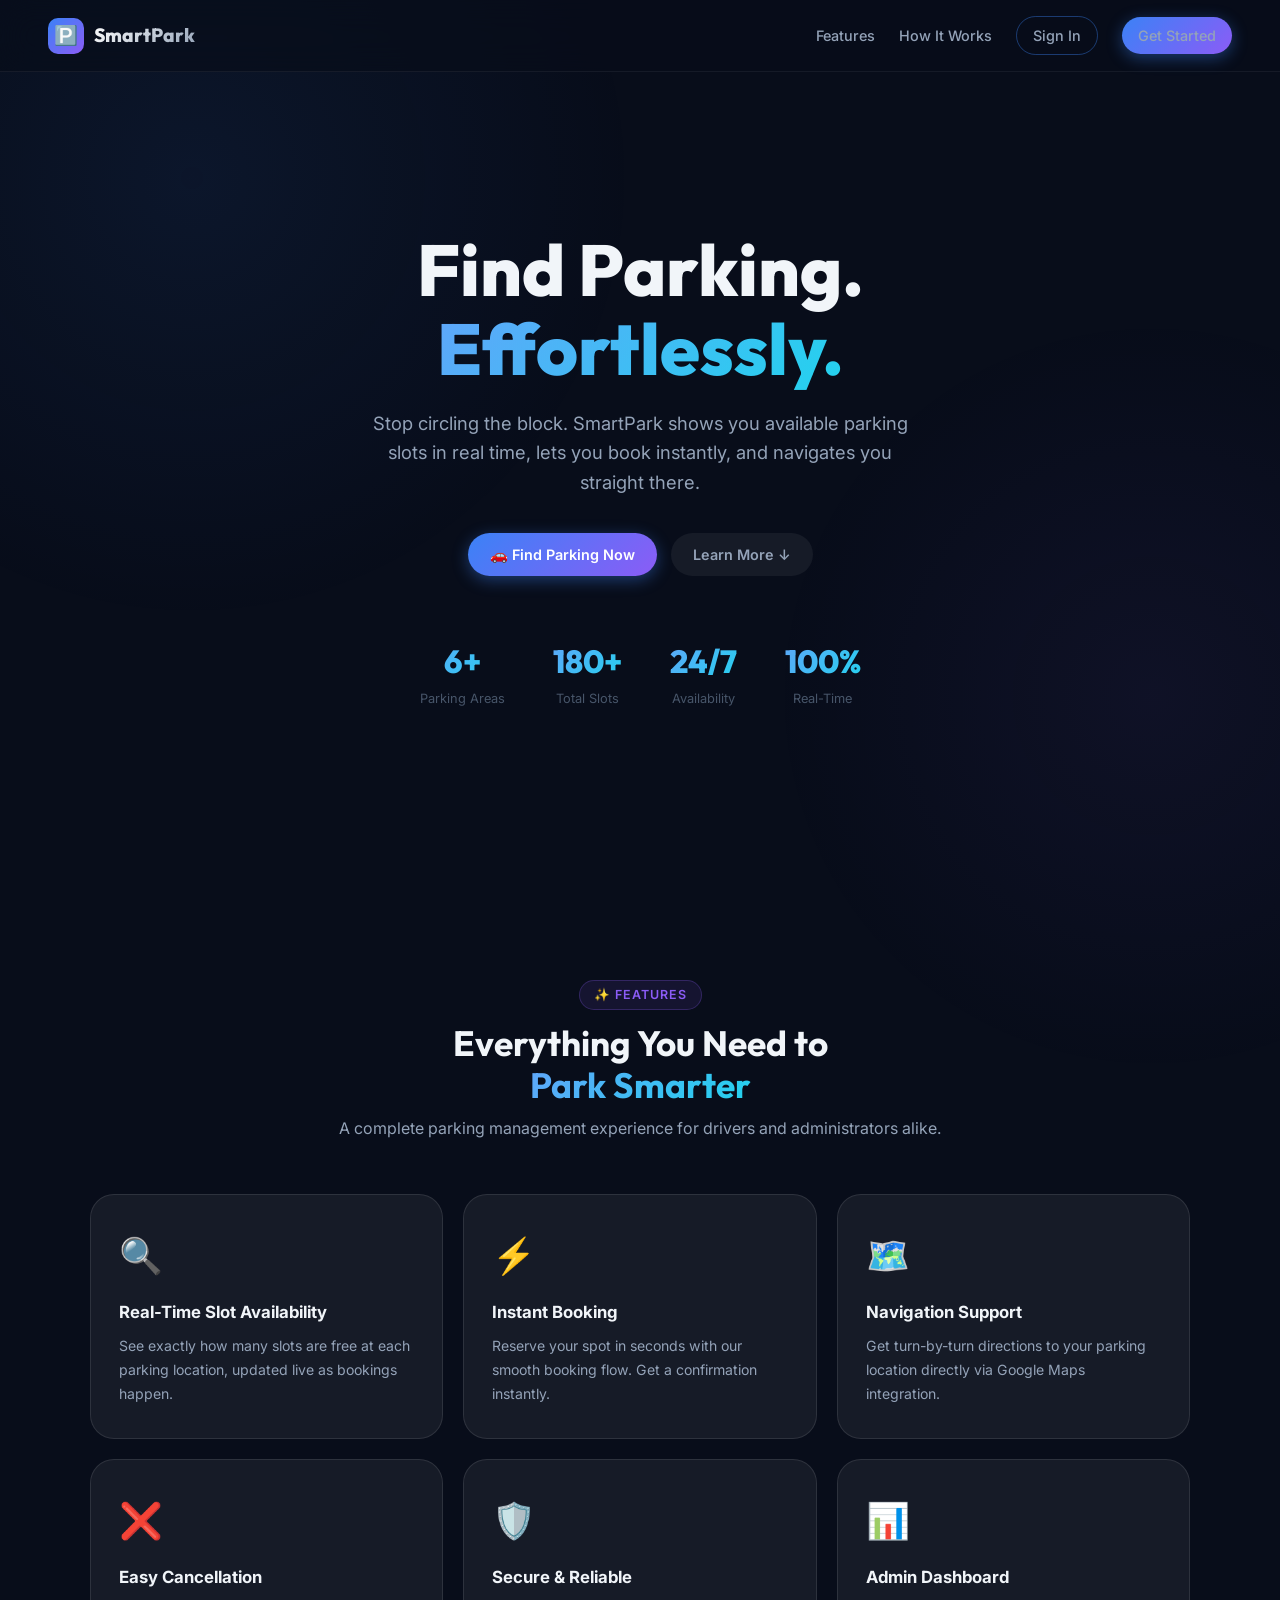
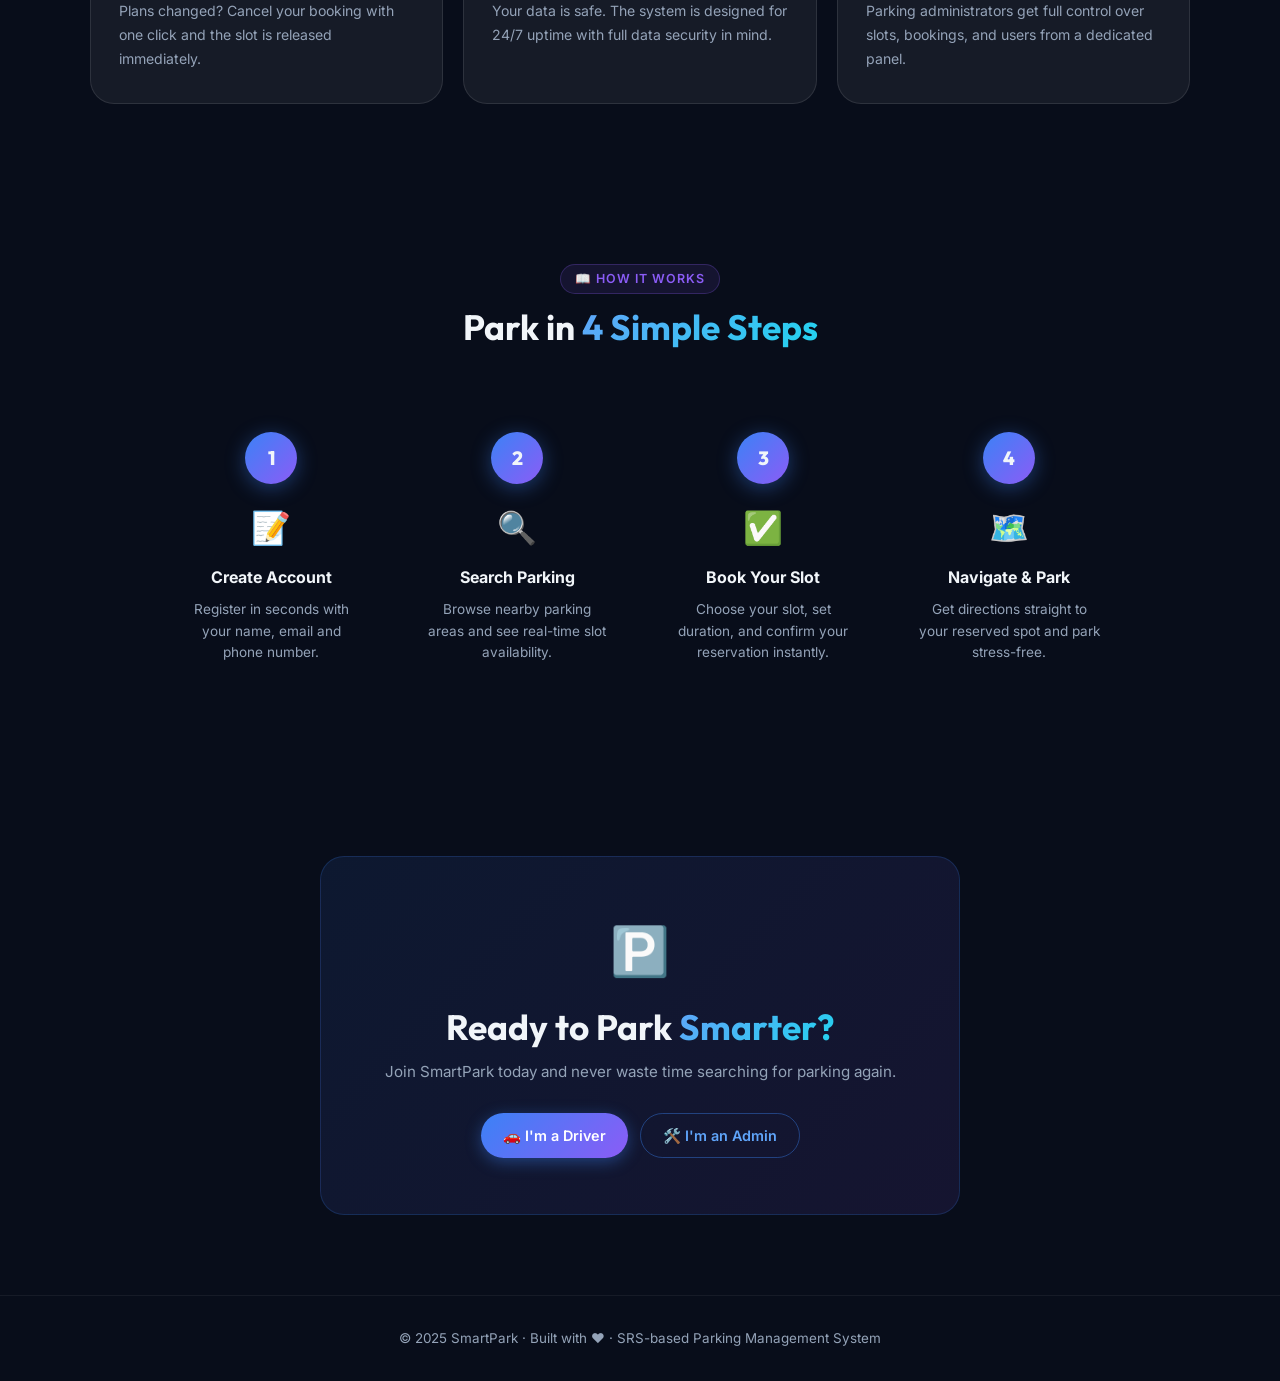
<file: index.html>
<!DOCTYPE html>
<html lang="en">
<head>
  <meta charset="UTF-8" />
  <meta name="viewport" content="width=device-width, initial-scale=1.0" />
  <title>SmartPark – Find & Reserve Parking in Real Time</title>
  <meta name="description" content="SmartPark helps drivers find and reserve available parking slots in real time. Save time, reduce stress, and park smarter." />
  <link rel="stylesheet" href="style.css" />
</head>
<body>

  <!-- ── Navigation ── -->
  <nav class="landing-nav">
    <div class="nav-brand">
      <div class="nav-logo">🅿️</div>
      <span class="nav-title">SmartPark</span>
    </div>
    <div class="nav-links">
      <a href="#features">Features</a>
      <a href="#how-it-works">How It Works</a>
      <a href="auth.html" class="btn btn-outline btn-sm">Sign In</a>
      <a href="auth.html" class="btn btn-primary btn-sm">Get Started</a>
    </div>
  </nav>

  <!-- ── Hero ── -->
  <section class="hero-section">
    <div>
      <h1 class="hero-title">
        Find Parking.<br/>
        <span class="gradient-text">Effortlessly.</span>
      </h1>
      <p class="hero-sub">
        Stop circling the block. SmartPark shows you available parking slots in real time,
        lets you book instantly, and navigates you straight there.
      </p>
      <div class="hero-cta">
        <a href="auth.html" class="btn btn-primary" id="hero-get-started">
          🚗 Find Parking Now
        </a>
        <a href="#features" class="btn btn-ghost" id="hero-learn-more">
          Learn More ↓
        </a>
      </div>
      <div class="hero-stats">
        <div class="hero-stat">
          <div class="hero-stat-num">6+</div>
          <div class="hero-stat-label">Parking Areas</div>
        </div>
        <div class="hero-stat">
          <div class="hero-stat-num">180+</div>
          <div class="hero-stat-label">Total Slots</div>
        </div>
        <div class="hero-stat">
          <div class="hero-stat-num">24/7</div>
          <div class="hero-stat-label">Availability</div>
        </div>
        <div class="hero-stat">
          <div class="hero-stat-num">100%</div>
          <div class="hero-stat-label">Real-Time</div>
        </div>
      </div>
    </div>
  </section>

  <!-- ── Features ── -->
  <section class="features-section" id="features">
    <div class="section-header">
      <div class="section-tag">✨ Features</div>
      <h2>Everything You Need to<br/><span class="gradient-text">Park Smarter</span></h2>
      <p style="margin-top:10px;">A complete parking management experience for drivers and administrators alike.</p>
    </div>
    <div class="features-grid">
      <div class="feature-card">
        <span class="feature-icon">🔍</span>
        <div class="feature-title">Real-Time Slot Availability</div>
        <p class="feature-desc">See exactly how many slots are free at each parking location, updated live as bookings happen.</p>
      </div>
      <div class="feature-card">
        <span class="feature-icon">⚡</span>
        <div class="feature-title">Instant Booking</div>
        <p class="feature-desc">Reserve your spot in seconds with our smooth booking flow. Get a confirmation instantly.</p>
      </div>
      <div class="feature-card">
        <span class="feature-icon">🗺️</span>
        <div class="feature-title">Navigation Support</div>
        <p class="feature-desc">Get turn-by-turn directions to your parking location directly via Google Maps integration.</p>
      </div>
      <div class="feature-card">
        <span class="feature-icon">❌</span>
        <div class="feature-title">Easy Cancellation</div>
        <p class="feature-desc">Plans changed? Cancel your booking with one click and the slot is released immediately.</p>
      </div>
      <div class="feature-card">
        <span class="feature-icon">🛡️</span>
        <div class="feature-title">Secure & Reliable</div>
        <p class="feature-desc">Your data is safe. The system is designed for 24/7 uptime with full data security in mind.</p>
      </div>
      <div class="feature-card">
        <span class="feature-icon">📊</span>
        <div class="feature-title">Admin Dashboard</div>
        <p class="feature-desc">Parking administrators get full control over slots, bookings, and users from a dedicated panel.</p>
      </div>
    </div>
  </section>

  <!-- ── How It Works ── -->
  <section class="how-section" id="how-it-works">
    <div class="section-header">
      <div class="section-tag">📖 How It Works</div>
      <h2>Park in <span class="gradient-text">4 Simple Steps</span></h2>
    </div>
    <div class="steps-grid">
      <div class="step-card">
        <div class="step-num">1</div>
        <div class="step-icon-wrap">📝</div>
        <div class="step-title">Create Account</div>
        <p class="step-desc">Register in seconds with your name, email and phone number.</p>
      </div>
      <div class="step-card">
        <div class="step-num">2</div>
        <div class="step-icon-wrap">🔍</div>
        <div class="step-title">Search Parking</div>
        <p class="step-desc">Browse nearby parking areas and see real-time slot availability.</p>
      </div>
      <div class="step-card">
        <div class="step-num">3</div>
        <div class="step-icon-wrap">✅</div>
        <div class="step-title">Book Your Slot</div>
        <p class="step-desc">Choose your slot, set duration, and confirm your reservation instantly.</p>
      </div>
      <div class="step-card">
        <div class="step-num">4</div>
        <div class="step-icon-wrap">🗺️</div>
        <div class="step-title">Navigate & Park</div>
        <p class="step-desc">Get directions straight to your reserved spot and park stress-free.</p>
      </div>
    </div>
  </section>

  <!-- ── CTA ── -->
  <section class="cta-section">
    <div class="cta-box">
      <div style="font-size:3rem;margin-bottom:16px;">🅿️</div>
      <h2 style="margin-bottom:12px;">Ready to Park <span class="gradient-text">Smarter?</span></h2>
      <p style="margin-bottom:28px;font-size:0.95rem;">Join SmartPark today and never waste time searching for parking again.</p>
      <div style="display:flex;gap:12px;justify-content:center;flex-wrap:wrap;">
        <a href="auth.html" class="btn btn-primary" id="cta-driver-btn">
          🚗 I'm a Driver
        </a>
        <a href="auth.html" class="btn btn-outline" id="cta-admin-btn">
          🛠️ I'm an Admin
        </a>
      </div>
    </div>
  </section>

  <!-- ── Footer ── -->
  <footer class="landing-footer">
    <p>© 2025 SmartPark · Built with ❤️ · SRS-based Parking Management System</p>
  </footer>

</body>
</html>
</file>
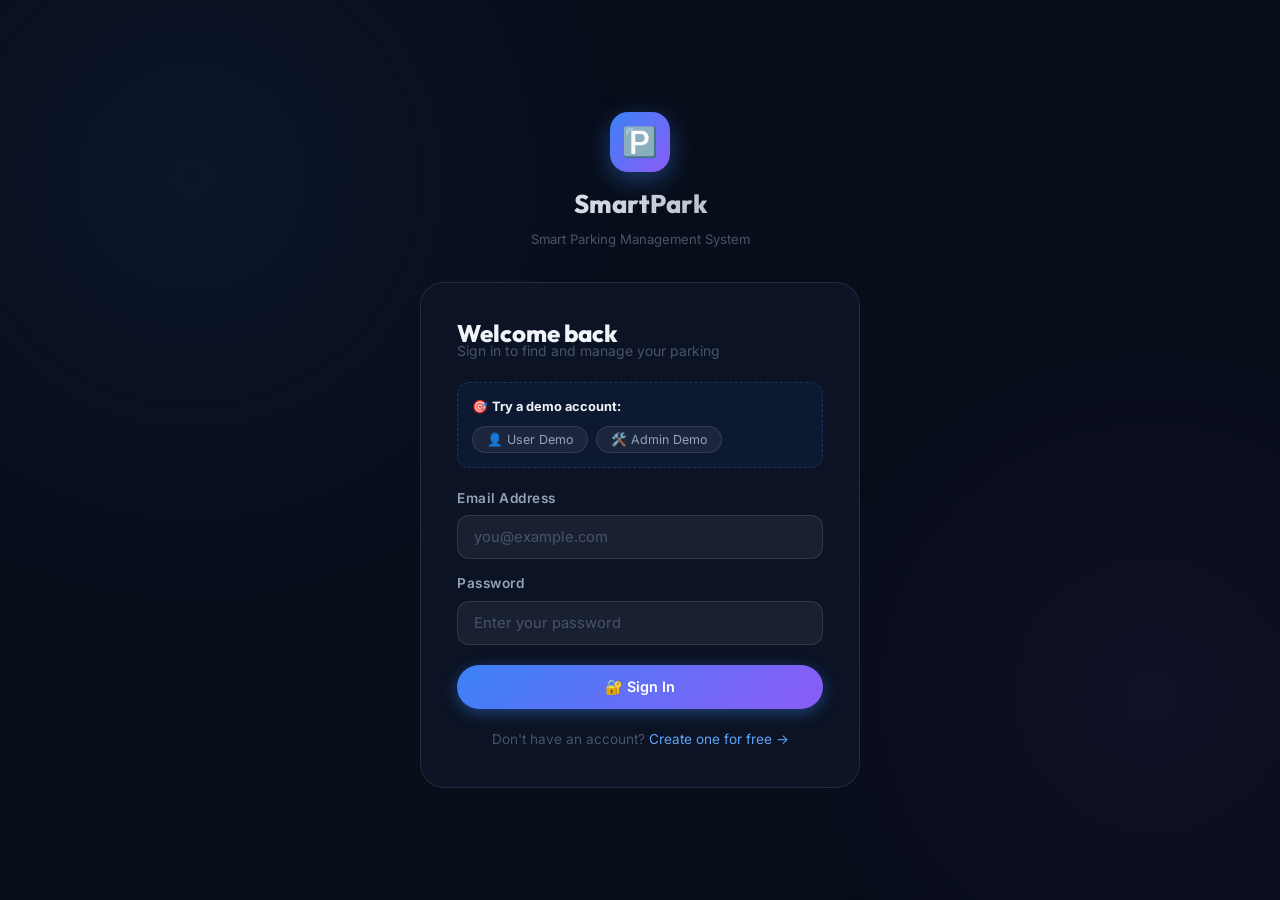
<file: admin.html>
<!DOCTYPE html>
<html lang="en">
<head>
  <meta charset="UTF-8" />
  <meta name="viewport" content="width=device-width, initial-scale=1.0" />
  <title>Admin Panel – SmartPark</title>
  <meta name="description" content="SmartPark administrator panel for managing parking lots, slots, bookings and users." />
  <link rel="stylesheet" href="style.css" />
  <style>
    /* Admin-specific overrides */
    .sidebar { background: linear-gradient(180deg, #09111f 0%, #0d1a2e 100%); }
    .admin-nav-btn.active { background: rgba(139,92,246,0.12); color: #c4b5fd; border-left: 3px solid var(--accent-purple); }
    .admin-header-bar {
      display: flex; justify-content: space-between; align-items: center;
      margin-bottom: 28px; flex-wrap: wrap; gap: 12px;
    }
    .admin-page-tag {
      display: inline-flex; align-items: center; gap: 6px; padding: 4px 12px;
      background: rgba(139,92,246,0.1); border: 1px solid rgba(139,92,246,0.25);
      color: #c4b5fd; border-radius: var(--radius-full); font-size: 0.78rem; font-weight: 600;
      margin-bottom: 6px;
    }
  </style>
</head>
<body>
<div class="dashboard-layout">

  <!-- ── Admin Sidebar ── -->
  <aside class="sidebar admin-sidebar">
    <div class="sidebar-logo">
      <div class="sidebar-logo-icon">🅿️</div>
      <div>
        <div class="sidebar-logo-title">SmartPark</div>
        <div style="font-size:0.68rem;color:#c4b5fd;font-weight:600;letter-spacing:1px;">ADMIN PANEL</div>
      </div>
    </div>

    <nav class="sidebar-nav">
      <button class="admin-nav-btn active" data-tab="overview" id="admin-nav-overview">
        <span class="nav-tab-icon">📊</span> Overview
      </button>
      <button class="admin-nav-btn" data-tab="lots" id="admin-nav-lots">
        <span class="nav-tab-icon">🏢</span> Parking Lots
      </button>
      <button class="admin-nav-btn" data-tab="bookings" id="admin-nav-bookings">
        <span class="nav-tab-icon">📋</span> All Bookings
      </button>
      <button class="admin-nav-btn" data-tab="users" id="admin-nav-users">
        <span class="nav-tab-icon">👥</span> Users
      </button>
    </nav>

    <div class="sidebar-user" style="border-color:rgba(139,92,246,0.2);">
      <div class="user-avatar" id="admin-avatar" style="background:linear-gradient(135deg,#8b5cf6,#6d28d9);">AM</div>
      <div class="user-info">
        <div class="user-name" id="admin-name">Administrator</div>
        <div class="user-role" style="color:#c4b5fd;">Admin</div>
      </div>
      <button class="logout-btn" onclick="handleAdminLogout()" title="Sign Out">⏻</button>
    </div>
  </aside>

  <!-- ── Admin Main ── -->
  <main class="main-content">

    <!-- ══════════════════════════════════════
         OVERVIEW TAB
         ══════════════════════════════════════ -->
    <section class="admin-tab-section active" id="admin-tab-overview">
      <div class="admin-header-bar">
        <div>
          <div class="admin-page-tag">🛠️ Administrator</div>
          <h1 class="page-title">System Overview</h1>
        </div>
        <div style="font-size:0.84rem;color:var(--text-muted);">
          Last updated: <span id="last-updated"></span>
        </div>
      </div>

      <!-- Stats Grid -->
      <div class="admin-stats-grid">
        <div class="admin-stat-card">
          <div class="admin-stat-icon">🏢</div>
          <div class="admin-stat-val" id="admin-stat-lots">—</div>
          <div class="admin-stat-label">Parking Areas</div>
        </div>
        <div class="admin-stat-card">
          <div class="admin-stat-icon">🅿️</div>
          <div class="admin-stat-val" id="admin-stat-slots">—</div>
          <div class="admin-stat-label">Total Slots</div>
        </div>
        <div class="admin-stat-card" style="border-color:rgba(16,185,129,0.2);">
          <div class="admin-stat-icon">🟢</div>
          <div class="admin-stat-val available-col" id="admin-stat-available">—</div>
          <div class="admin-stat-label">Available Now</div>
        </div>
        <div class="admin-stat-card" style="border-color:rgba(139,92,246,0.2);">
          <div class="admin-stat-icon">📋</div>
          <div class="admin-stat-val" style="color:#c4b5fd;" id="admin-stat-bookings">—</div>
          <div class="admin-stat-label">Active Bookings</div>
        </div>
        <div class="admin-stat-card" style="border-color:rgba(245,158,11,0.2);">
          <div class="admin-stat-icon">💰</div>
          <div class="admin-stat-val" style="color:var(--accent-amber);">৳<span id="admin-stat-revenue">—</span></div>
          <div class="admin-stat-label">Total Revenue</div>
        </div>
        <div class="admin-stat-card">
          <div class="admin-stat-icon">👥</div>
          <div class="admin-stat-val" id="admin-stat-users">—</div>
          <div class="admin-stat-label">Registered Users</div>
        </div>
      </div>

      <!-- Quick Actions -->
      <div style="margin-bottom:28px;">
        <h3 style="font-size:1rem;margin-bottom:14px;color:var(--text-secondary);">Quick Actions</h3>
        <div style="display:flex;gap:12px;flex-wrap:wrap;">
          <button class="btn btn-primary btn-sm" onclick="switchAdminTab('lots');openAddLotModal()">
            ➕ Add Parking Lot
          </button>
          <button class="btn btn-outline btn-sm" onclick="switchAdminTab('bookings')">
            📋 View All Bookings
          </button>
          <button class="btn btn-outline btn-sm" onclick="switchAdminTab('users')">
            👥 Manage Users
          </button>
        </div>
      </div>

      <!-- Recent Bookings Preview -->
      <div>
        <h3 style="font-size:1rem;margin-bottom:14px;color:var(--text-secondary);">Recent Bookings</h3>
        <div class="table-wrap">
          <table class="data-table" id="recent-bookings-table">
            <thead>
              <tr>
                <th>Booking ID</th>
                <th>User</th>
                <th>Location</th>
                <th>Slot</th>
                <th>Amount</th>
                <th>Status</th>
              </tr>
            </thead>
            <tbody id="recent-bookings-tbody">
              <tr><td colspan="6" class="text-center text-muted">Loading…</td></tr>
            </tbody>
          </table>
        </div>
      </div>
    </section>

    <!-- ══════════════════════════════════════
         LOTS TAB
         ══════════════════════════════════════ -->
    <section class="admin-tab-section" id="admin-tab-lots">
      <div class="section-actions">
        <div class="section-title-wrap">
          <h2>Parking Lots</h2>
          <p>Manage all parking areas and their slots</p>
        </div>
        <button class="btn btn-primary btn-sm" onclick="openAddLotModal()" id="add-lot-btn">
          ➕ Add New Lot
        </button>
      </div>
      <div class="admin-lots-grid" id="admin-lots-container"></div>
    </section>

    <!-- ══════════════════════════════════════
         BOOKINGS TAB
         ══════════════════════════════════════ -->
    <section class="admin-tab-section" id="admin-tab-bookings">
      <div class="section-actions">
        <div class="section-title-wrap">
          <h2>All Bookings</h2>
          <p>Complete booking history and management</p>
        </div>
      </div>
      <div class="table-wrap">
        <table class="data-table">
          <thead>
            <tr>
              <th>Booking ID</th>
              <th>User</th>
              <th>Location</th>
              <th>Slot</th>
              <th>Duration</th>
              <th>Amount</th>
              <th>Booked At</th>
              <th>Status</th>
              <th>Action</th>
            </tr>
          </thead>
          <tbody id="all-bookings-tbody">
            <tr><td colspan="9" class="text-center text-muted">Loading…</td></tr>
          </tbody>
        </table>
      </div>
    </section>

    <!-- ══════════════════════════════════════
         USERS TAB
         ══════════════════════════════════════ -->
    <section class="admin-tab-section" id="admin-tab-users">
      <div class="section-actions">
        <div class="section-title-wrap">
          <h2>Registered Users</h2>
          <p>All driver accounts in the system</p>
        </div>
      </div>
      <div class="table-wrap">
        <table class="data-table">
          <thead>
            <tr>
              <th>User</th>
              <th>Phone</th>
              <th>Bookings</th>
              <th>Total Spent</th>
              <th>Joined</th>
              <th>Status</th>
            </tr>
          </thead>
          <tbody id="users-tbody">
            <tr><td colspan="6" class="text-center text-muted">Loading…</td></tr>
          </tbody>
        </table>
      </div>
    </section>

  </main>
</div>

<!-- ============================================================
     ADD LOT MODAL
     ============================================================ -->
<div class="modal-overlay" id="add-lot-modal">
  <div class="modal-box" style="max-width:480px;">
    <div class="modal-header">
      <div>
        <h2 style="font-size:1.2rem;">➕ Add Parking Lot</h2>
        <p style="font-size:0.82rem;margin-top:4px;">Create a new parking area in the system</p>
      </div>
      <button class="modal-close" onclick="closeAddLotModal()">✕</button>
    </div>
    <form id="add-lot-form" style="display:flex;flex-direction:column;gap:14px;">
      <div class="form-group">
        <label class="form-label" for="new-lot-name">Lot Name <span style="color:var(--accent-rose)">*</span></label>
        <input class="form-input" type="text" id="new-lot-name" placeholder="e.g. Gulshan Parking Center" required />
      </div>
      <div class="form-group">
        <label class="form-label" for="new-lot-address">Address <span style="color:var(--accent-rose)">*</span></label>
        <input class="form-input" type="text" id="new-lot-address" placeholder="Full address of the parking lot" required />
      </div>
      <div style="display:grid;grid-template-columns:1fr 1fr;gap:12px;">
        <div class="form-group">
          <label class="form-label" for="new-lot-slots">Total Slots <span style="color:var(--accent-rose)">*</span></label>
          <input class="form-input" type="number" id="new-lot-slots" placeholder="e.g. 30" min="1" max="500" required />
        </div>
        <div class="form-group">
          <label class="form-label" for="new-lot-price">Price / Hour (৳) <span style="color:var(--accent-rose)">*</span></label>
          <input class="form-input" type="number" id="new-lot-price" placeholder="e.g. 40" min="1" required />
        </div>
      </div>
      <div class="form-group">
        <label class="form-label" for="new-lot-features">Features (comma-separated)</label>
        <input class="form-input" type="text" id="new-lot-features" placeholder="CCTV, 24/7 Open, EV Charging" />
      </div>
      <div style="display:flex;gap:10px;margin-top:4px;">
        <button type="button" class="btn btn-ghost btn-sm" onclick="closeAddLotModal()">Cancel</button>
        <button type="submit" class="btn btn-primary" style="flex:1;" id="add-lot-submit-btn">
          ➕ Create Parking Lot
        </button>
      </div>
    </form>
  </div>
</div>

<!-- ============================================================
     EDIT LOT MODAL
     ============================================================ -->
<div class="modal-overlay" id="edit-lot-modal">
  <div class="modal-box" style="max-width:420px;">
    <div class="modal-header">
      <h2 style="font-size:1.2rem;">✏️ Edit Parking Lot</h2>
      <button class="modal-close" onclick="closeEditModal()">✕</button>
    </div>
    <input type="hidden" id="edit-lot-id" />
    <div style="display:flex;flex-direction:column;gap:14px;">
      <div class="form-group">
        <label class="form-label" for="edit-lot-name">Lot Name</label>
        <input class="form-input" type="text" id="edit-lot-name" />
      </div>
      <div class="form-group">
        <label class="form-label" for="edit-lot-address">Address</label>
        <input class="form-input" type="text" id="edit-lot-address" />
      </div>
      <div class="form-group">
        <label class="form-label" for="edit-lot-price">Price / Hour (৳)</label>
        <input class="form-input" type="number" id="edit-lot-price" min="1" />
      </div>
      <div style="display:flex;gap:10px;margin-top:4px;">
        <button class="btn btn-ghost btn-sm" onclick="closeEditModal()">Cancel</button>
        <button class="btn btn-primary" onclick="saveEditLot()" style="flex:1;">💾 Save Changes</button>
      </div>
    </div>
  </div>
</div>

<!-- ============================================================
     MANAGE SLOTS MODAL
     ============================================================ -->
<div class="modal-overlay" id="slots-manage-modal">
  <div class="modal-box" style="max-width:640px;">
    <div class="modal-header">
      <div>
        <h2 style="font-size:1.2rem;">🔧 Manage Slots</h2>
        <p style="font-size:0.82rem;margin-top:4px;" id="manage-lot-name"></p>
        <p style="font-size:0.76rem;color:var(--text-muted);margin-top:4px;">Click a slot to toggle its status</p>
      </div>
      <button class="modal-close" onclick="closeManageModal()">✕</button>
    </div>
    <!-- Legend -->
    <div class="slot-legend" style="margin-bottom:12px;">
      <div class="legend-item"><div class="legend-dot available"></div> Available</div>
      <div class="legend-item"><div class="legend-dot occupied"></div> Occupied</div>
    </div>
    <div id="admin-slot-grid"></div>
    <div style="margin-top:16px;text-align:right;">
      <button class="btn btn-primary btn-sm" onclick="closeManageModal()">Done</button>
    </div>
  </div>
</div>

<!-- Toast -->
<div id="toast-container"></div>

<script src="data.js"></script>
<script src="app.js"></script>
<script src="auth.js"></script>
<script src="admin.js"></script>
<script>
  function handleAdminLogout() {
    logout();
    showToast('Signed out.', 'info');
    setTimeout(() => window.location.href = 'index.html', 600);
  }

  function switchAdminTab(tabName) {
    document.querySelectorAll('.admin-nav-btn').forEach(b => b.classList.remove('active'));
    document.querySelectorAll('.admin-tab-section').forEach(s => s.classList.remove('active'));
    document.getElementById(`admin-nav-${tabName}`)?.classList.add('active');
    document.getElementById(`admin-tab-${tabName}`)?.classList.add('active');
    if (tabName === 'bookings') renderAllBookings();
    if (tabName === 'users') renderUsersTable();
    if (tabName === 'lots') renderAdminLots();
  }

  // Recent bookings preview on overview tab
  function renderRecentBookings() {
    const tbody = document.getElementById('recent-bookings-tbody');
    if (!tbody) return;
    const bookings = getBookings().sort((a, b) => new Date(b.bookedAt) - new Date(a.bookedAt)).slice(0, 5);
    const users = getUsers();
    if (bookings.length === 0) {
      tbody.innerHTML = `<tr><td colspan="6" class="text-center text-muted">No bookings yet</td></tr>`;
      return;
    }
    tbody.innerHTML = bookings.map(b => {
      const user = users.find(u => u.id === b.userId);
      return `
        <tr>
          <td><span class="booking-id-badge">${b.id}</span></td>
          <td>${user ? user.name : 'Unknown'}</td>
          <td>${b.lotName}</td>
          <td><strong>${b.slotNumber}</strong></td>
          <td>৳${b.totalAmount}</td>
          <td>${getStatusBadge(b.status)}</td>
        </tr>
      `;
    }).join('');
  }

  document.addEventListener('DOMContentLoaded', () => {
    renderRecentBookings();
    const el = document.getElementById('last-updated');
    if (el) el.textContent = new Date().toLocaleTimeString('en-US', { hour: '2-digit', minute: '2-digit' });
  });
</script>
</body>
</html>
</file>
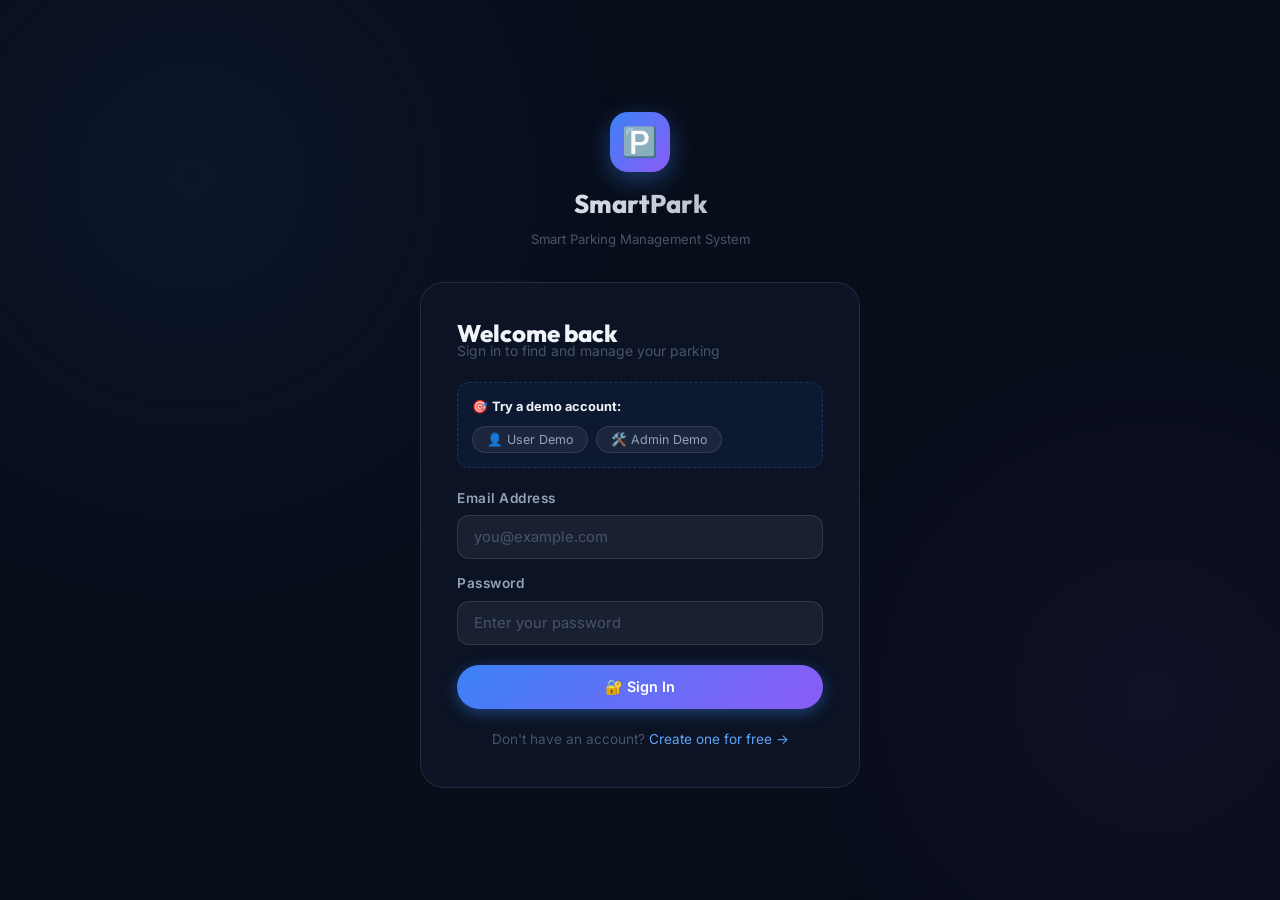
<file: auth.html>
<!DOCTYPE html>
<html lang="en">
<head>
  <meta charset="UTF-8" />
  <meta name="viewport" content="width=device-width, initial-scale=1.0" />
  <title>Sign In – SmartPark</title>
  <meta name="description" content="Sign in or create an account to start finding and reserving parking slots with SmartPark." />
  <link rel="stylesheet" href="style.css" />
</head>
<body>
  <div class="auth-page">
    <div class="auth-container">

      <!-- Logo -->
      <div class="auth-logo">
        <a href="index.html">
          <div class="auth-logo-icon">🅿️</div>
        </a>
        <div class="auth-logo-title">SmartPark</div>
        <p style="font-size:0.82rem;color:var(--text-muted);margin-top:4px;">Smart Parking Management System</p>
      </div>

      <!-- ── Login Card ── -->
      <div class="auth-card" id="login-card">
        <div>
          <h1 class="auth-title">Welcome back</h1>
          <p class="auth-sub">Sign in to find and manage your parking</p>
        </div>

        <!-- Demo credentials shortcut -->
        <div class="demo-creds">
          <p>🎯 <strong style="color:var(--text-primary)">Try a demo account:</strong></p>
          <div class="demo-creds-btns">
            <button class="demo-btn" id="demo-user-btn" data-role="user">👤 User Demo</button>
            <button class="demo-btn" id="demo-admin-btn" data-role="admin">🛠️ Admin Demo</button>
          </div>
        </div>

        <form class="auth-form" id="login-form">
          <div class="form-group">
            <label class="form-label" for="login-email">Email Address</label>
            <input
              class="form-input"
              type="email"
              id="login-email"
              placeholder="you@example.com"
              autocomplete="email"
              required
            />
          </div>
          <div class="form-group">
            <label class="form-label" for="login-password">Password</label>
            <input
              class="form-input"
              type="password"
              id="login-password"
              placeholder="Enter your password"
              autocomplete="current-password"
              required
            />
          </div>
          <button type="submit" class="btn btn-primary" id="login-btn" style="margin-top:6px;width:100%;padding:13px;">
            🔐 Sign In
          </button>
        </form>

        <p class="auth-switch">
          Don't have an account?
          <a href="#" id="switch-to-register">Create one for free →</a>
        </p>
      </div>

      <!-- ── Register Card ── -->
      <div class="auth-card" id="register-card">
        <div>
          <h1 class="auth-title">Create account</h1>
          <p class="auth-sub">Join SmartPark and park smarter today</p>
        </div>

        <form class="auth-form" id="register-form">
          <div class="form-group">
            <label class="form-label" for="reg-name">Full Name</label>
            <input
              class="form-input"
              type="text"
              id="reg-name"
              placeholder="John Driver"
              autocomplete="name"
              required
            />
          </div>
          <div class="form-group">
            <label class="form-label" for="reg-email">Email Address</label>
            <input
              class="form-input"
              type="email"
              id="reg-email"
              placeholder="you@example.com"
              autocomplete="email"
              required
            />
          </div>
          <div class="form-group">
            <label class="form-label" for="reg-phone">Phone Number</label>
            <input
              class="form-input"
              type="tel"
              id="reg-phone"
              placeholder="01XXXXXXXXX"
              autocomplete="tel"
              required
            />
          </div>
          <div class="form-group">
            <label class="form-label" for="reg-password">Password</label>
            <input
              class="form-input"
              type="password"
              id="reg-password"
              placeholder="At least 6 characters"
              autocomplete="new-password"
              required
            />
          </div>
          <div class="form-group">
            <label class="form-label" for="reg-confirm">Confirm Password</label>
            <input
              class="form-input"
              type="password"
              id="reg-confirm"
              placeholder="Repeat your password"
              autocomplete="new-password"
              required
            />
          </div>
          <button type="submit" class="btn btn-success" id="register-btn" style="margin-top:6px;width:100%;padding:13px;">
            🚀 Create Account
          </button>
        </form>

        <p class="auth-switch">
          Already have an account?
          <a href="#" id="switch-to-login">← Sign in</a>
        </p>
      </div>

    </div>
  </div>

  <!-- Toast Container -->
  <div id="toast-container"></div>

  <script src="data.js"></script>
  <script src="app.js"></script>
  <script src="auth.js"></script>
  <script>
    document.addEventListener('DOMContentLoaded', () => {
      initializeData();
      // Redirect if already logged in
      const user = getCurrentUser();
      if (user) {
        window.location.href = user.role === 'admin' ? 'admin.html' : 'dashboard.html';
      }
      initAuth();
    });
  </script>
</body>
</html>
</file>
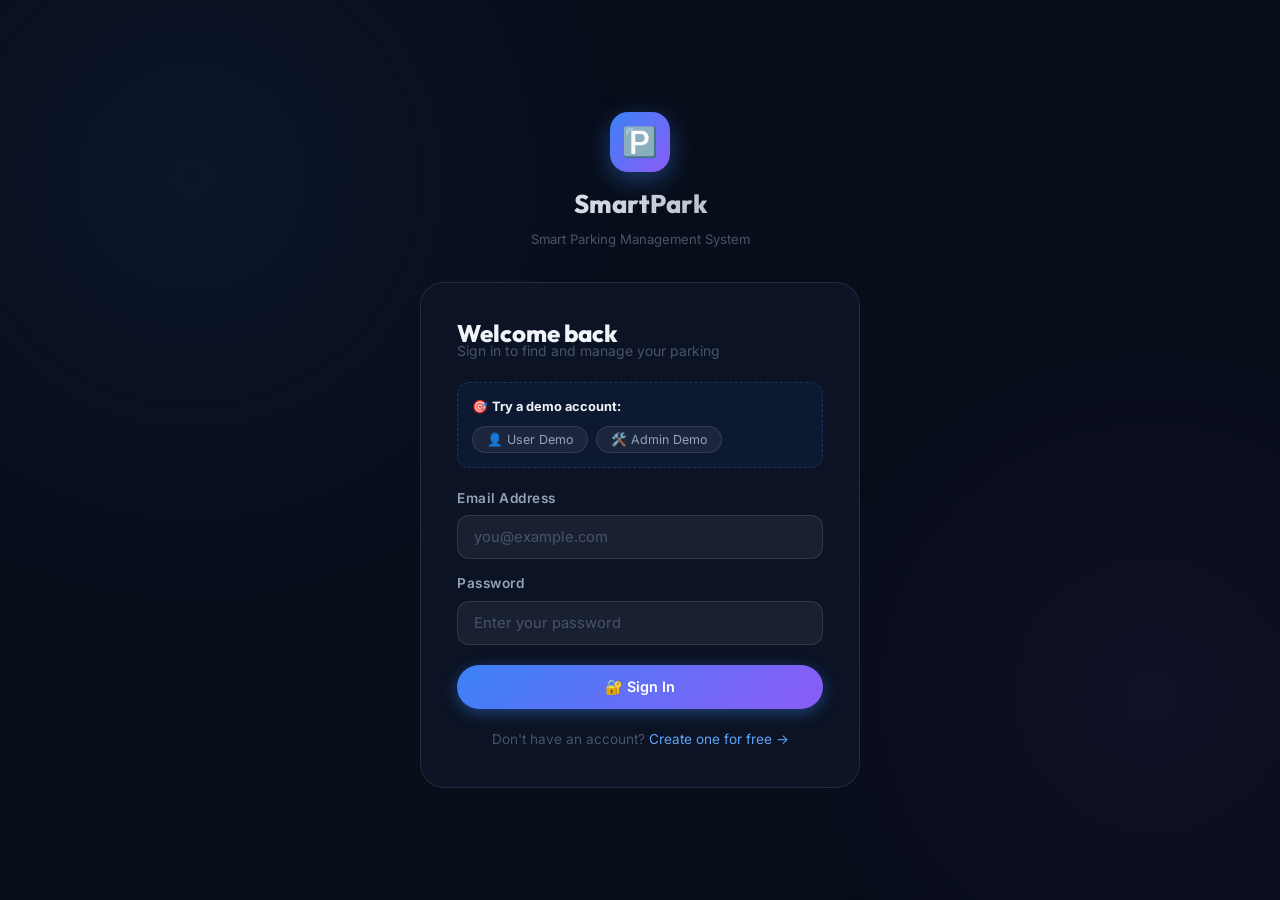
<file: dashboard.html>
<!DOCTYPE html>
<html lang="en">
<head>
  <meta charset="UTF-8" />
  <meta name="viewport" content="width=device-width, initial-scale=1.0" />
  <title>Dashboard – SmartPark</title>
  <meta name="description" content="Browse parking locations, view real-time slot availability, book and manage your reservations." />
  <link rel="stylesheet" href="style.css" />
</head>
<body>
<div class="dashboard-layout">

  <!-- ── Sidebar ── -->
  <aside class="sidebar">
    <div class="sidebar-logo">
      <div class="sidebar-logo-icon">🅿️</div>
      <span class="sidebar-logo-title">SmartPark</span>
    </div>

    <nav class="sidebar-nav">
      <button class="nav-tab active" data-tab="find" id="tab-btn-find">
        <span class="nav-tab-icon">🔍</span> Find Parking
      </button>
      <button class="nav-tab" data-tab="bookings" id="tab-btn-bookings">
        <span class="nav-tab-icon">📋</span> My Bookings
      </button>
      <button class="nav-tab" data-tab="profile" id="tab-btn-profile">
        <span class="nav-tab-icon">👤</span> My Profile
      </button>
    </nav>

    <div class="sidebar-user">
      <div class="user-avatar" id="user-avatar">JD</div>
      <div class="user-info">
        <div class="user-name" id="user-name">Loading…</div>
        <div class="user-role">Driver</div>
      </div>
      <button class="logout-btn" onclick="handleLogout()" title="Sign Out">⏻</button>
    </div>
  </aside>

  <!-- ── Main Content ── -->
  <main class="main-content">

    <!-- Page Header -->
    <div class="page-header">
      <div class="page-greeting" id="greeting">Good morning!</div>
      <h1 class="page-title">Driver Dashboard</h1>
    </div>

    <!-- Stats Row -->
    <div class="stats-row">
      <div class="stat-chip">
        <div class="stat-chip-icon">🟢</div>
        <div>
          <div class="stat-chip-val" id="stat-available">—</div>
          <div class="stat-chip-label">Available Slots</div>
        </div>
      </div>
      <div class="stat-chip">
        <div class="stat-chip-icon">🏢</div>
        <div>
          <div class="stat-chip-val" id="stat-lots">—</div>
          <div class="stat-chip-label">Parking Areas</div>
        </div>
      </div>
      <div class="stat-chip">
        <div class="stat-chip-icon">📋</div>
        <div>
          <div class="stat-chip-val" id="stat-bookings">—</div>
          <div class="stat-chip-label">Active Bookings</div>
        </div>
      </div>
    </div>

    <!-- ── FIND PARKING TAB ── -->
    <section class="tab-section active" id="tab-find">
      <div class="search-bar-wrap">
        <div class="search-bar">
          <span class="search-icon">🔍</span>
          <input type="text" id="search-input" placeholder="Search by name or location…" />
        </div>
      </div>
      <div class="filter-chips">
        <button class="filter-btn active" data-filter="all" id="filter-all">All Areas</button>
        <button class="filter-btn" data-filter="available" id="filter-available">✅ Available</button>
        <button class="filter-btn" data-filter="ev" id="filter-ev">⚡ EV Charging</button>
        <button class="filter-btn" data-filter="covered" id="filter-covered">🏗️ Covered</button>
      </div>
      <div id="lots-grid"></div>
    </section>

    <!-- ── MY BOOKINGS TAB ── -->
    <section class="tab-section" id="tab-bookings">
      <div class="page-header">
        <h2 style="font-size:1.4rem;">My Reservations</h2>
        <p style="font-size:0.85rem;margin-top:4px;">Manage your active and past bookings</p>
      </div>
      <div id="bookings-list"></div>
    </section>

    <!-- ── PROFILE TAB ── -->
    <section class="tab-section" id="tab-profile">
      <div class="page-header">
        <h2 style="font-size:1.4rem;">My Profile</h2>
      </div>
      <div class="glass-card" style="padding:28px;max-width:540px;" id="profile-card">
        <div style="display:flex;align-items:center;gap:18px;margin-bottom:28px;">
          <div class="user-avatar" id="profile-avatar" style="width:64px;height:64px;font-size:1.4rem;border-radius:18px;"></div>
          <div>
            <h3 id="profile-name" style="font-size:1.3rem;"></h3>
            <p id="profile-role" style="font-size:0.82rem;color:var(--accent-blue-light);margin-top:2px;"></p>
          </div>
        </div>
        <div style="display:flex;flex-direction:column;gap:16px;">
          <div class="form-group">
            <div class="form-label">Email</div>
            <div class="form-input" style="cursor:default;opacity:0.7;" id="profile-email"></div>
          </div>
          <div class="form-group">
            <div class="form-label">Phone</div>
            <div class="form-input" style="cursor:default;opacity:0.7;" id="profile-phone"></div>
          </div>
          <div class="form-group">
            <div class="form-label">Member Since</div>
            <div class="form-input" style="cursor:default;opacity:0.7;" id="profile-joined"></div>
          </div>
        </div>
        <div style="margin-top:24px;padding-top:20px;border-top:1px solid var(--border-subtle);display:flex;gap:10px;">
          <button class="btn btn-danger btn-sm" onclick="handleLogout()">⏻ Sign Out</button>
        </div>
      </div>
    </section>

  </main>
</div>

<!-- ============================================================
     LOT MODAL — Slot Grid Viewer
     ============================================================ -->
<div class="modal-overlay" id="lot-modal">
  <div class="modal-box" style="max-width:680px;">
    <div class="modal-header">
      <div>
        <h2 id="modal-lot-name" style="font-size:1.3rem;margin-bottom:4px;"></h2>
        <p style="font-size:0.82rem;" id="modal-lot-address"></p>
        <div style="display:flex;gap:14px;margin-top:8px;font-size:0.85rem;flex-wrap:wrap;">
          <span id="modal-lot-rating"></span>
          <span style="color:var(--accent-emerald);font-weight:600;" id="modal-lot-price"></span>
        </div>
      </div>
      <button class="modal-close" onclick="closeLotModal()">✕</button>
    </div>

    <!-- Legend -->
    <div class="slot-legend">
      <div class="legend-item"><div class="legend-dot available"></div> Available</div>
      <div class="legend-item"><div class="legend-dot occupied"></div> Occupied</div>
      <div class="legend-item"><div class="legend-dot selected"></div> Selected</div>
      <div class="legend-item">♿ Disabled &nbsp;⚡ EV &nbsp;🚗 Standard</div>
    </div>

    <div id="slot-count-info"></div>
    <div id="slot-grid"></div>

    <!-- Booking Panel (slides in when slot selected) -->
    <div id="booking-panel">
      <h4 style="margin-bottom:12px;">
        Booking: <span style="color:var(--accent-blue-light);" id="book-slot-num"></span>
        <span style="font-size:0.8rem;color:var(--text-muted);font-weight:400;"> @ </span>
        <span style="font-size:0.88rem;" id="book-lot-name"></span>
      </h4>
      <div class="booking-panel-row">
        <div>
          <div style="font-size:0.78rem;color:var(--text-muted);margin-bottom:6px;">Duration (hours)</div>
          <div class="duration-control">
            <button class="dur-btn" onclick="updateDuration(-1)" id="dur-minus">−</button>
            <span id="duration-val">1</span>
            <button class="dur-btn" onclick="updateDuration(1)" id="dur-plus">+</button>
          </div>
        </div>
        <div style="text-align:right;">
          <div style="font-size:0.78rem;color:var(--text-muted);margin-bottom:4px;">Total Amount</div>
          <div style="font-family:'Outfit',sans-serif;font-size:1.5rem;font-weight:800;color:var(--accent-emerald);">
            ৳<span id="book-total">50</span>
          </div>
          <div style="font-size:0.74rem;color:var(--text-muted);">
            ৳<span id="book-price-per-hr"></span>/hr × <span id="book-duration-display">1</span> hr
          </div>
        </div>
      </div>
      <div style="display:flex;gap:10px;margin-top:14px;">
        <button class="btn btn-ghost btn-sm" onclick="closeBookingPanel()">Cancel</button>
        <button class="btn btn-success" onclick="confirmBooking()" id="confirm-book-btn" style="flex:1;">
          ✅ Confirm Booking
        </button>
      </div>
    </div>
  </div>
</div>

<!-- ============================================================
     BOOKING CONFIRMATION MODAL
     ============================================================ -->
<div class="modal-overlay" id="confirm-modal">
  <div class="modal-box" style="max-width:420px;text-align:center;">
    <div class="confirm-success-icon">🎉</div>
    <div class="confirm-title">Booking Confirmed!</div>
    <p class="confirm-sub">Your parking slot has been reserved successfully.</p>

    <div class="confirm-details">
      <div class="confirm-row">
        <span>Booking ID</span>
        <strong style="font-family:monospace;" id="confirm-booking-id"></strong>
      </div>
      <div class="confirm-row">
        <span>Slot</span>
        <strong id="confirm-slot"></strong>
      </div>
      <div class="confirm-row">
        <span>Duration</span>
        <strong id="confirm-duration"></strong>
      </div>
      <div class="confirm-row">
        <span>Total Paid</span>
        <strong style="color:var(--accent-emerald);" id="confirm-amount"></strong>
      </div>
      <div class="confirm-row">
        <span>Expires At</span>
        <strong id="confirm-expires"></strong>
      </div>
    </div>

    <div style="display:flex;gap:10px;justify-content:center;">
      <button class="btn btn-ghost btn-sm" onclick="closeConfirmModal()">Close</button>
      <button class="btn btn-nav btn-sm" onclick="closeConfirmModal(); document.querySelector('[data-tab=bookings]').click()">
        View My Bookings
      </button>
    </div>
  </div>
</div>

<!-- Toast -->
<div id="toast-container"></div>

<script src="data.js"></script>
<script src="app.js"></script>
<script src="auth.js"></script>
<script src="dashboard.js"></script>
<script>
  function handleLogout() {
    logout();
    showToast('Signed out successfully.', 'info');
    setTimeout(() => window.location.href = 'index.html', 600);
  }

  // Populate profile tab
  document.addEventListener('DOMContentLoaded', () => {
    const user = getCurrentUser();
    if (!user) return;
    document.getElementById('profile-avatar').textContent = user.avatar;
    document.getElementById('profile-name').textContent = user.name;
    document.getElementById('profile-role').textContent = user.role === 'admin' ? '🛠️ Admin' : '🚗 Driver';
    document.getElementById('profile-email').textContent = user.email;
    document.getElementById('profile-phone').textContent = user.phone || 'Not set';
    document.getElementById('profile-joined').textContent = new Date(user.joinDate).toLocaleDateString('en-GB', { day:'2-digit', month:'long', year:'numeric' });
  });
</script>
</body>
</html>
</file>
<file: style.css>
/* ============================================================
   SmartPark – Global Design System
   ============================================================ */

@import url('https://fonts.googleapis.com/css2?family=Inter:wght@300;400;500;600;700&family=Outfit:wght@400;600;700;800&display=swap');

/* ---- CSS Custom Properties ---- */
:root {
  --bg-primary: #080d1a;
  --bg-secondary: #0d1526;
  --bg-card: rgba(255,255,255,0.04);
  --bg-card-hover: rgba(255,255,255,0.07);
  --bg-glass: rgba(255,255,255,0.06);
  --border-glass: rgba(255,255,255,0.10);
  --border-subtle: rgba(255,255,255,0.06);

  --accent-blue: #3b82f6;
  --accent-blue-light: #60a5fa;
  --accent-blue-glow: rgba(59,130,246,0.25);
  --accent-purple: #8b5cf6;
  --accent-cyan: #22d3ee;
  --accent-emerald: #10b981;
  --accent-amber: #f59e0b;
  --accent-rose: #f43f5e;

  --text-primary: #f1f5f9;
  --text-secondary: #94a3b8;
  --text-muted: #475569;

  --available: #10b981;
  --available-bg: rgba(16,185,129,0.12);
  --available-glow: rgba(16,185,129,0.3);
  --occupied: #f43f5e;
  --occupied-bg: rgba(244,63,94,0.12);

  --radius-sm: 8px;
  --radius-md: 12px;
  --radius-lg: 18px;
  --radius-xl: 24px;
  --radius-full: 9999px;

  --shadow-glow-blue: 0 0 20px rgba(59,130,246,0.3);
  --shadow-card: 0 4px 24px rgba(0,0,0,0.4);
  --shadow-lg: 0 8px 40px rgba(0,0,0,0.5);

  --transition: all 0.25s cubic-bezier(0.4,0,0.2,1);
  --transition-slow: all 0.4s cubic-bezier(0.4,0,0.2,1);
}

/* ---- Reset & Base ---- */
*, *::before, *::after { box-sizing: border-box; margin: 0; padding: 0; }
html { scroll-behavior: smooth; }
body {
  font-family: 'Inter', sans-serif;
  background: var(--bg-primary);
  color: var(--text-primary);
  min-height: 100vh;
  line-height: 1.6;
  overflow-x: hidden;
}

/* ---- Background Blob Animation ---- */
body::before {
  content: '';
  position: fixed;
  top: -30%;
  left: -20%;
  width: 70vw;
  height: 70vw;
  background: radial-gradient(circle, rgba(59,130,246,0.08) 0%, transparent 70%);
  border-radius: 50%;
  animation: blobMove 18s ease-in-out infinite alternate;
  pointer-events: none;
  z-index: 0;
}
body::after {
  content: '';
  position: fixed;
  bottom: -20%;
  right: -20%;
  width: 60vw;
  height: 60vw;
  background: radial-gradient(circle, rgba(139,92,246,0.06) 0%, transparent 70%);
  border-radius: 50%;
  animation: blobMove 22s ease-in-out infinite alternate-reverse;
  pointer-events: none;
  z-index: 0;
}
@keyframes blobMove {
  from { transform: translate(0, 0) scale(1); }
  to { transform: translate(5%, 8%) scale(1.1); }
}

/* ---- Typography ---- */
h1, h2, h3, h4, h5 { font-family: 'Outfit', sans-serif; font-weight: 700; line-height: 1.2; }
h1 { font-size: clamp(2rem, 5vw, 3.5rem); }
h2 { font-size: clamp(1.5rem, 3vw, 2.2rem); }
h3 { font-size: 1.2rem; }
p { color: var(--text-secondary); }
a { color: var(--accent-blue-light); text-decoration: none; transition: var(--transition); }
a:hover { color: var(--accent-cyan); }

/* ---- Buttons ---- */
.btn {
  display: inline-flex; align-items: center; justify-content: center; gap: 6px;
  padding: 10px 22px;
  border: none; border-radius: var(--radius-full);
  font-family: 'Inter', sans-serif; font-size: 0.9rem; font-weight: 600;
  cursor: pointer; transition: var(--transition);
  white-space: nowrap;
}
.btn:active { transform: scale(0.96); }
.btn-primary {
  background: linear-gradient(135deg, var(--accent-blue), var(--accent-purple));
  color: #fff;
  box-shadow: 0 4px 16px rgba(59,130,246,0.4);
}
.btn-primary:hover {
  transform: translateY(-2px);
  box-shadow: 0 6px 24px rgba(59,130,246,0.5);
}
.btn-success {
  background: linear-gradient(135deg, var(--accent-emerald), #059669);
  color: #fff; box-shadow: 0 4px 16px rgba(16,185,129,0.4);
}
.btn-success:hover { transform: translateY(-2px); }
.btn-danger {
  background: linear-gradient(135deg, var(--accent-rose), #dc2626);
  color: #fff; box-shadow: 0 4px 12px rgba(244,63,94,0.3);
}
.btn-danger:hover { transform: translateY(-2px); }
.btn-outline {
  background: transparent; color: var(--accent-blue-light);
  border: 1px solid rgba(59,130,246,0.4);
}
.btn-outline:hover { background: var(--accent-blue-glow); border-color: var(--accent-blue); }
.btn-ghost { background: rgba(255,255,255,0.06); color: var(--text-secondary); }
.btn-ghost:hover { background: rgba(255,255,255,0.1); color: var(--text-primary); }
.btn-nav {
  background: rgba(34,211,238,0.1); color: var(--accent-cyan);
  border: 1px solid rgba(34,211,238,0.25);
}
.btn-nav:hover { background: rgba(34,211,238,0.18); transform: translateY(-1px); }
.btn-sm { padding: 7px 16px; font-size: 0.82rem; }
.btn-xs { padding: 4px 12px; font-size: 0.76rem; }
.btn:disabled { opacity: 0.5; cursor: not-allowed; transform: none !important; }
.mt-8 { margin-top: 8px; }

/* ---- Badges ---- */
.badge {
  display: inline-flex; align-items: center; padding: 3px 10px;
  border-radius: var(--radius-full); font-size: 0.75rem; font-weight: 600;
}
.badge-success { background: rgba(16,185,129,0.15); color: var(--available); border: 1px solid rgba(16,185,129,0.25); }
.badge-danger { background: rgba(244,63,94,0.15); color: var(--occupied); border: 1px solid rgba(244,63,94,0.25); }
.badge-info { background: rgba(34,211,238,0.15); color: var(--accent-cyan); border: 1px solid rgba(34,211,238,0.25); }
.badge-warning { background: rgba(245,158,11,0.15); color: var(--accent-amber); border: 1px solid rgba(245,158,11,0.25); }

/* ---- Glass Card ---- */
.glass-card {
  background: var(--bg-glass);
  border: 1px solid var(--border-glass);
  border-radius: var(--radius-lg);
  backdrop-filter: blur(16px);
  -webkit-backdrop-filter: blur(16px);
}

/* ---- Form Elements ---- */
.form-group { display: flex; flex-direction: column; gap: 6px; }
.form-label { font-size: 0.85rem; font-weight: 600; color: var(--text-secondary); letter-spacing: 0.5px; }
.form-input {
  width: 100%; padding: 12px 16px;
  background: rgba(255,255,255,0.06);
  border: 1px solid var(--border-glass);
  border-radius: var(--radius-md);
  color: var(--text-primary);
  font-family: 'Inter', sans-serif; font-size: 0.92rem;
  transition: var(--transition); outline: none;
}
.form-input:focus { border-color: var(--accent-blue); background: rgba(59,130,246,0.06); box-shadow: 0 0 0 3px var(--accent-blue-glow); }
.form-input::placeholder { color: var(--text-muted); }

/* ---- Toast ---- */
#toast-container { position: fixed; bottom: 24px; right: 24px; z-index: 9999; display: flex; flex-direction: column; gap: 10px; }
.toast {
  display: flex; align-items: center; gap: 10px;
  padding: 12px 20px; min-width: 260px; max-width: 360px;
  background: rgba(15,22,38,0.95);
  border: 1px solid var(--border-glass);
  border-radius: var(--radius-md);
  backdrop-filter: blur(20px);
  box-shadow: var(--shadow-lg);
  opacity: 0; transform: translateX(40px);
  transition: var(--transition);
  font-size: 0.88rem;
}
.toast-show { opacity: 1; transform: translateX(0); }
.toast-success { border-left: 3px solid var(--available); }
.toast-error { border-left: 3px solid var(--occupied); }
.toast-info { border-left: 3px solid var(--accent-blue); }
.toast-warning { border-left: 3px solid var(--accent-amber); }
.toast-icon { font-size: 1.1rem; flex-shrink: 0; }

/* ---- Spinner ---- */
.spinner {
  display: inline-block; width: 14px; height: 14px;
  border: 2px solid rgba(255,255,255,0.25);
  border-top-color: #fff; border-radius: 50%;
  animation: spin 0.7s linear infinite;
}
@keyframes spin { to { transform: rotate(360deg); } }

/* ---- Animations ---- */
@keyframes fadeInUp { from { opacity:0; transform:translateY(20px); } to { opacity:1; transform:translateY(0); } }
@keyframes fadeIn { from { opacity:0; } to { opacity:1; } }
@keyframes slideInRight { from { opacity:0; transform:translateX(30px); } to { opacity:1; transform:translateX(0); } }
@keyframes slideInLeft { from { opacity:0; transform:translateX(-30px); } to { opacity:1; transform:translateX(0); } }
@keyframes pulse { 0%,100% { transform:scale(1); } 50% { transform:scale(1.05); } }
@keyframes shake { 0%,100%{transform:translateX(0)} 20%{transform:translateX(-8px)} 40%{transform:translateX(8px)} 60%{transform:translateX(-4px)} 80%{transform:translateX(4px)} }
@keyframes glow { 0%,100%{box-shadow:0 0 8px var(--available-glow)} 50%{box-shadow:0 0 20px var(--available-glow),0 0 40px var(--available-glow)} }

.fade-in { animation: fadeIn 0.5s ease both; }
.slide-in-right { animation: slideInRight 0.35s ease both; }
.slide-in-left { animation: slideInLeft 0.35s ease both; }
.slide-out-left { animation: slideInLeft 0.3s ease reverse both; }
.slide-out-right { animation: slideInRight 0.3s ease reverse both; }
.shake { animation: shake 0.4s ease !important; }

/* ---- Occupancy Bar ---- */
.occupancy-bar-wrap { display: flex; align-items: center; gap: 8px; margin: 8px 0; }
.occupancy-bar { flex: 1; height: 6px; background: rgba(255,255,255,0.08); border-radius: var(--radius-full); overflow: hidden; }
.occupancy-fill { height: 100%; border-radius: var(--radius-full); transition: width 0.8s ease; }
.occupancy-fill.low { background: linear-gradient(90deg, var(--accent-emerald), #34d399); }
.occupancy-fill.medium { background: linear-gradient(90deg, var(--accent-amber), #fbbf24); }
.occupancy-fill.high { background: linear-gradient(90deg, var(--accent-rose), #fb7185); }
.occupancy-label { font-size: 0.75rem; color: var(--text-muted); white-space: nowrap; }

/* ---- Feature Tags ---- */
.feature-tag {
  display: inline-flex; align-items: center;
  padding: 3px 10px; border-radius: var(--radius-full);
  background: rgba(59,130,246,0.1); color: var(--accent-blue-light);
  border: 1px solid rgba(59,130,246,0.2);
  font-size: 0.72rem; font-weight: 500;
}

/* ---- Modals ---- */
.modal-overlay {
  position: fixed; inset: 0; background: rgba(0,0,0,0.7);
  backdrop-filter: blur(6px); z-index: 1000;
  display: none; align-items: center; justify-content: center; padding: 16px;
}
.modal-overlay.active { display: flex; animation: fadeIn 0.25s ease; }
.modal-box {
  background: #0d1526;
  border: 1px solid var(--border-glass);
  border-radius: var(--radius-xl);
  width: 100%; max-width: 560px; max-height: 90vh;
  overflow-y: auto; padding: 28px;
  animation: fadeInUp 0.3s ease;
  box-shadow: var(--shadow-lg);
  position: relative;
}
.modal-header { display: flex; justify-content: space-between; align-items: flex-start; margin-bottom: 20px; }
.modal-close {
  width: 32px; height: 32px; border-radius: 50%;
  background: rgba(255,255,255,0.07); border: none;
  color: var(--text-secondary); font-size: 1.1rem;
  cursor: pointer; display: flex; align-items: center; justify-content: center;
  transition: var(--transition); flex-shrink: 0;
}
.modal-close:hover { background: rgba(255,255,255,0.14); color: var(--text-primary); }

/* ---- Slot Grid ---- */
#slot-grid {
  display: grid;
  grid-template-columns: repeat(auto-fill, minmax(68px, 1fr));
  gap: 8px; margin: 16px 0;
}
.slot-cell {
  aspect-ratio: 1;
  display: flex; flex-direction: column; align-items: center; justify-content: center;
  border-radius: var(--radius-md); border: 1.5px solid;
  cursor: pointer; transition: var(--transition); position: relative; gap: 2px;
  user-select: none;
}
.slot-cell.available {
  background: var(--available-bg); border-color: rgba(16,185,129,0.3); color: var(--available);
  animation: glow 3s ease-in-out infinite;
}
.slot-cell.available:hover { background: rgba(16,185,129,0.2); transform: scale(1.06); border-color: var(--available); }
.slot-cell.occupied {
  background: var(--occupied-bg); border-color: rgba(244,63,94,0.25);
  color: var(--occupied); cursor: not-allowed; opacity: 0.7;
  animation: none !important;
}
.slot-cell.selected { border-color: var(--accent-blue) !important; background: var(--accent-blue-glow) !important; color: var(--accent-blue-light) !important; box-shadow: var(--shadow-glow-blue); animation: none !important; }
.slot-cell.ev { border-color: rgba(34,211,238,0.3); }
.slot-cell.ev.available { background: rgba(34,211,238,0.08); color: var(--accent-cyan); }
.slot-icon { font-size: 1.1rem; line-height: 1; }
.slot-num { font-size: 0.7rem; font-weight: 700; }
.slot-taken { position: absolute; top: 3px; right: 4px; font-size: 0.5rem; }

/* ---- Slot Legend ---- */
.slot-legend { display: flex; gap: 16px; flex-wrap: wrap; margin-bottom: 12px; }
.legend-item { display: flex; align-items: center; gap: 6px; font-size: 0.78rem; color: var(--text-secondary); }
.legend-dot { width: 10px; height: 10px; border-radius: 3px; border: 1.5px solid; }
.legend-dot.available { background: var(--available-bg); border-color: var(--available); }
.legend-dot.occupied { background: var(--occupied-bg); border-color: var(--occupied); }
.legend-dot.selected { background: var(--accent-blue-glow); border-color: var(--accent-blue); }

/* ---- Booking Panel (slide-up inside modal) ---- */
#booking-panel {
  position: sticky; bottom: -28px; left: -28px; right: -28px;
  margin: 16px -28px -28px;
  background: linear-gradient(135deg, rgba(59,130,246,0.12), rgba(139,92,246,0.12));
  border-top: 1px solid rgba(59,130,246,0.25);
  padding: 20px 28px; border-radius: 0 0 var(--radius-xl) var(--radius-xl);
  display: none;
}
#booking-panel.active { display: block; animation: fadeInUp 0.3s ease; }
.booking-panel-row { display: flex; gap: 12px; align-items: center; justify-content: space-between; flex-wrap: wrap; }
.duration-control { display: flex; align-items: center; gap: 10px; }
.dur-btn {
  width: 30px; height: 30px; border-radius: 50%;
  background: rgba(255,255,255,0.1); border: 1px solid var(--border-glass);
  color: var(--text-primary); font-size: 1.1rem; cursor: pointer;
  display: flex; align-items: center; justify-content: center;
  transition: var(--transition);
}
.dur-btn:hover { background: rgba(255,255,255,0.18); }
#duration-val { font-size: 1.1rem; font-weight: 700; min-width: 24px; text-align: center; }

/* ---- Empty State ---- */
.empty-state { text-align: center; padding: 48px 24px; color: var(--text-muted); }
.empty-icon { font-size: 3rem; margin-bottom: 12px; }

/* ---- Scrollbar ---- */
::-webkit-scrollbar { width: 6px; }
::-webkit-scrollbar-track { background: transparent; }
::-webkit-scrollbar-thumb { background: rgba(255,255,255,0.12); border-radius: 3px; }
::-webkit-scrollbar-thumb:hover { background: rgba(255,255,255,0.2); }

/* ---- Utility ---- */
.text-center { text-align: center; }
.text-muted { color: var(--text-muted) !important; }
.text-sm { font-size: 0.8rem; }
.gradient-text {
  background: linear-gradient(135deg, var(--accent-blue-light), var(--accent-cyan));
  -webkit-background-clip: text; -webkit-text-fill-color: transparent;
  background-clip: text;
}

/* =============================================================
   LANDING PAGE
   ============================================================= */
.landing-nav {
  position: fixed; top: 0; left: 0; right: 0; z-index: 100;
  display: flex; align-items: center; justify-content: space-between;
  padding: 16px 48px;
  background: rgba(8,13,26,0.7); backdrop-filter: blur(16px);
  border-bottom: 1px solid var(--border-subtle);
}
.nav-brand { display: flex; align-items: center; gap: 10px; }
.nav-logo { width: 36px; height: 36px; background: linear-gradient(135deg, var(--accent-blue), var(--accent-purple)); border-radius: 10px; display: flex; align-items: center; justify-content: center; font-size: 1.2rem; }
.nav-title { font-family: 'Outfit', sans-serif; font-weight: 800; font-size: 1.2rem; background: linear-gradient(135deg, #fff, #94a3b8); -webkit-background-clip: text; -webkit-text-fill-color: transparent; background-clip: text; }
.nav-links { display: flex; align-items: center; gap: 24px; }
.nav-links a { color: var(--text-secondary); font-size: 0.9rem; font-weight: 500; }
.nav-links a:hover { color: var(--text-primary); }

.hero-section {
  min-height: 100vh; display: flex; align-items: center; justify-content: center;
  text-align: center; padding: 120px 24px 80px; position: relative; z-index: 1;
}
.hero-badge {
  display: inline-flex; align-items: center; gap: 6px;
  padding: 6px 16px; border-radius: var(--radius-full);
  background: rgba(59,130,246,0.1); border: 1px solid rgba(59,130,246,0.3);
  color: var(--accent-blue-light); font-size: 0.82rem; font-weight: 600;
  margin-bottom: 24px; animation: fadeInUp 0.5s ease;
}
.hero-title {
  font-size: clamp(2.2rem, 6vw, 4.5rem); font-weight: 800; line-height: 1.1;
  margin-bottom: 20px;
  animation: fadeInUp 0.5s 0.1s ease both;
}
.hero-sub {
  font-size: 1.15rem; color: var(--text-secondary); max-width: 560px; margin: 0 auto 36px;
  animation: fadeInUp 0.5s 0.2s ease both;
}
.hero-cta { display: flex; gap: 14px; justify-content: center; flex-wrap: wrap; animation: fadeInUp 0.5s 0.3s ease both; }
.hero-stats {
  display: flex; gap: 48px; justify-content: center; margin-top: 60px;
  flex-wrap: wrap; animation: fadeInUp 0.5s 0.4s ease both;
}
.hero-stat { text-align: center; }
.hero-stat-num { font-family: 'Outfit', sans-serif; font-size: 2rem; font-weight: 800; background: linear-gradient(135deg, var(--accent-blue-light), var(--accent-cyan)); -webkit-background-clip: text; -webkit-text-fill-color: transparent; background-clip: text; }
.hero-stat-label { font-size: 0.8rem; color: var(--text-muted); margin-top: 2px; }

/* Features Section */
.features-section { padding: 80px 24px; position: relative; z-index: 1; }
.section-header { text-align: center; margin-bottom: 52px; }
.section-tag { display: inline-block; padding: 4px 14px; background: rgba(139,92,246,0.1); border: 1px solid rgba(139,92,246,0.25); color: var(--accent-purple); border-radius: var(--radius-full); font-size: 0.78rem; font-weight: 600; margin-bottom: 12px; letter-spacing: 1px; text-transform: uppercase; }
.features-grid { display: grid; grid-template-columns: repeat(auto-fit, minmax(280px, 1fr)); gap: 20px; max-width: 1100px; margin: 0 auto; }
.feature-card {
  padding: 32px 28px;
  background: var(--bg-glass); border: 1px solid var(--border-glass);
  border-radius: var(--radius-xl);
  transition: var(--transition-slow);
  position: relative; overflow: hidden;
}
.feature-card::before {
  content: ''; position: absolute; inset: 0; border-radius: var(--radius-xl);
  background: linear-gradient(135deg, transparent, rgba(59,130,246,0.04));
  opacity: 0; transition: var(--transition);
}
.feature-card:hover { transform: translateY(-6px); border-color: rgba(59,130,246,0.25); box-shadow: 0 12px 40px rgba(0,0,0,0.3); }
.feature-card:hover::before { opacity: 1; }
.feature-icon { font-size: 2.2rem; margin-bottom: 16px; display: block; }
.feature-title { font-size: 1.05rem; font-weight: 700; margin-bottom: 8px; color: var(--text-primary); }
.feature-desc { font-size: 0.88rem; color: var(--text-secondary); line-height: 1.7; }

/* How It Works */
.how-section { padding: 80px 24px; position: relative; z-index: 1; }
.steps-grid { display: grid; grid-template-columns: repeat(auto-fit, minmax(220px, 1fr)); gap: 24px; max-width: 960px; margin: 0 auto; }
.step-card { text-align: center; padding: 32px 20px; position: relative; }
.step-num {
  width: 52px; height: 52px; border-radius: 50%; margin: 0 auto 18px;
  background: linear-gradient(135deg, var(--accent-blue), var(--accent-purple));
  display: flex; align-items: center; justify-content: center;
  font-family: 'Outfit', sans-serif; font-weight: 800; font-size: 1.2rem;
  box-shadow: 0 4px 20px rgba(59,130,246,0.4);
}
.step-icon-wrap { font-size: 2rem; margin-bottom: 12px; }
.step-title { font-size: 1rem; font-weight: 700; margin-bottom: 8px; }
.step-desc { font-size: 0.85rem; color: var(--text-secondary); }

/* CTA Section */
.cta-section { text-align: center; padding: 80px 24px; position: relative; z-index: 1; }
.cta-box {
  max-width: 640px; margin: 0 auto; padding: 56px 40px;
  background: linear-gradient(135deg, rgba(59,130,246,0.1), rgba(139,92,246,0.1));
  border: 1px solid rgba(59,130,246,0.2); border-radius: var(--radius-xl);
}

/* Footer */
.landing-footer { text-align: center; padding: 32px; color: var(--text-muted); font-size: 0.84rem; border-top: 1px solid var(--border-subtle); position: relative; z-index: 1; }

/* =============================================================
   AUTH PAGE
   ============================================================= */
.auth-page {
  min-height: 100vh; display: flex; align-items: center; justify-content: center;
  padding: 24px; position: relative; z-index: 1;
}
.auth-container { width: 100%; max-width: 440px; }
.auth-logo { text-align: center; margin-bottom: 32px; }
.auth-logo-icon { width: 60px; height: 60px; background: linear-gradient(135deg, var(--accent-blue), var(--accent-purple)); border-radius: 18px; display: inline-flex; align-items: center; justify-content: center; font-size: 1.8rem; box-shadow: 0 8px 24px rgba(59,130,246,0.4); }
.auth-logo-title { font-family: 'Outfit', sans-serif; font-size: 1.6rem; font-weight: 800; margin-top: 12px; background: linear-gradient(135deg, #fff, #94a3b8); -webkit-background-clip: text; -webkit-text-fill-color: transparent; background-clip: text; }
.auth-card {
  background: rgba(13,21,38,0.9);
  border: 1px solid var(--border-glass);
  border-radius: var(--radius-xl); padding: 36px;
  backdrop-filter: blur(20px);
  display: flex; flex-direction: column; gap: 20px;
  animation: fadeInUp 0.4s ease;
}
.auth-title { font-size: 1.5rem; font-weight: 800; margin-bottom: 4px; }
.auth-sub { font-size: 0.87rem; color: var(--text-muted); margin-top: -12px; }
.auth-form { display: flex; flex-direction: column; gap: 14px; }
.demo-creds { padding: 14px; background: rgba(59,130,246,0.06); border: 1px dashed rgba(59,130,246,0.25); border-radius: var(--radius-md); }
.demo-creds p { font-size: 0.8rem; color: var(--text-secondary); margin-bottom: 8px; }
.demo-creds-btns { display: flex; gap: 8px; flex-wrap: wrap; }
.demo-btn { padding: 5px 14px; font-size: 0.78rem; background: rgba(255,255,255,0.06); border: 1px solid var(--border-glass); border-radius: var(--radius-full); color: var(--text-secondary); cursor: pointer; transition: var(--transition); font-family: 'Inter', sans-serif; }
.demo-btn:hover { background: rgba(255,255,255,0.12); color: var(--text-primary); }
.auth-switch { text-align: center; font-size: 0.85rem; color: var(--text-muted); }
#register-card { display: none; }

/* =============================================================
   DASHBOARD
   ============================================================= */
.dashboard-layout { display: flex; min-height: 100vh; }
.sidebar {
  width: 260px; flex-shrink: 0;
  background: rgba(10,15,28,0.8);
  border-right: 1px solid var(--border-subtle);
  display: flex; flex-direction: column; padding: 24px 16px;
  position: fixed; inset: 0 auto 0 0; z-index: 50;
}
.sidebar-logo { display: flex; align-items: center; gap: 10px; padding: 8px 12px; margin-bottom: 32px; }
.sidebar-logo-icon { width: 36px; height: 36px; background: linear-gradient(135deg, var(--accent-blue), var(--accent-purple)); border-radius: 10px; display: flex; align-items: center; justify-content: center; font-size: 1.1rem; }
.sidebar-logo-title { font-family: 'Outfit', sans-serif; font-weight: 800; font-size: 1.1rem; }
.sidebar-nav { display: flex; flex-direction: column; gap: 4px; flex: 1; }
.nav-tab {
  display: flex; align-items: center; gap: 12px;
  padding: 11px 14px; border-radius: var(--radius-md);
  color: var(--text-secondary); font-size: 0.9rem; font-weight: 500;
  cursor: pointer; transition: var(--transition); border: none; background: none;
  width: 100%; text-align: left;
}
.nav-tab:hover { background: rgba(255,255,255,0.06); color: var(--text-primary); }
.nav-tab.active { background: rgba(59,130,246,0.12); color: var(--accent-blue-light); border-left: 3px solid var(--accent-blue); font-weight: 600; }
.nav-tab-icon { font-size: 1.1rem; width: 22px; text-align: center; }
.sidebar-user { padding: 14px 12px; border-top: 1px solid var(--border-subtle); display: flex; align-items: center; gap: 10px; }
.user-avatar { width: 36px; height: 36px; border-radius: 50%; background: linear-gradient(135deg, var(--accent-blue), var(--accent-purple)); display: flex; align-items: center; justify-content: center; font-weight: 700; font-size: 0.85rem; flex-shrink: 0; }
.user-info { flex: 1; overflow: hidden; }
.user-name { font-size: 0.88rem; font-weight: 600; white-space: nowrap; overflow: hidden; text-overflow: ellipsis; }
.user-role { font-size: 0.72rem; color: var(--text-muted); }
.logout-btn { padding: 6px 8px; background: none; border: none; color: var(--text-muted); cursor: pointer; border-radius: var(--radius-sm); transition: var(--transition); font-size: 1rem; }
.logout-btn:hover { color: var(--accent-rose); background: rgba(244,63,94,0.1); }

.main-content { margin-left: 260px; flex: 1; padding: 28px 32px; position: relative; z-index: 1; }
.page-header { margin-bottom: 28px; }
.page-greeting { font-size: 0.9rem; color: var(--text-muted); margin-bottom: 4px; }
.page-title { font-size: 1.8rem; font-weight: 800; }

/* Stats row */
.stats-row { display: grid; grid-template-columns: repeat(auto-fit, minmax(180px, 1fr)); gap: 16px; margin-bottom: 28px; }
.stat-chip {
  padding: 20px 22px; display: flex; align-items: center; gap: 14px;
  background: var(--bg-glass); border: 1px solid var(--border-glass);
  border-radius: var(--radius-lg); transition: var(--transition);
}
.stat-chip:hover { transform: translateY(-2px); border-color: rgba(59,130,246,0.2); }
.stat-chip-icon { font-size: 1.6rem; }
.stat-chip-val { font-family: 'Outfit', sans-serif; font-size: 1.6rem; font-weight: 800; line-height: 1; }
.stat-chip-label { font-size: 0.75rem; color: var(--text-muted); margin-top: 2px; }

/* Tab Sections */
.tab-section { display: none; }
.tab-section.active { display: block; animation: fadeIn 0.3s ease; }

/* Search & Filter */
.search-bar-wrap { display: flex; gap: 12px; margin-bottom: 18px; flex-wrap: wrap; }
.search-bar {
  flex: 1; min-width: 220px; display: flex; align-items: center; gap: 10px;
  padding: 11px 16px; background: var(--bg-glass); border: 1px solid var(--border-glass);
  border-radius: var(--radius-full); transition: var(--transition);
}
.search-bar:focus-within { border-color: var(--accent-blue); background: rgba(59,130,246,0.05); }
.search-bar input { flex: 1; background: none; border: none; outline: none; color: var(--text-primary); font-family: 'Inter', sans-serif; font-size: 0.9rem; }
.search-bar input::placeholder { color: var(--text-muted); }
.search-icon { color: var(--text-muted); font-size: 1rem; }
.filter-chips { display: flex; gap: 8px; flex-wrap: wrap; margin-bottom: 20px; }
.filter-btn {
  padding: 6px 16px; border-radius: var(--radius-full);
  background: rgba(255,255,255,0.05); border: 1px solid var(--border-subtle);
  color: var(--text-secondary); font-size: 0.82rem; font-weight: 500;
  cursor: pointer; transition: var(--transition); font-family: 'Inter', sans-serif;
}
.filter-btn:hover { background: rgba(255,255,255,0.1); color: var(--text-primary); }
.filter-btn.active { background: rgba(59,130,246,0.15); border-color: rgba(59,130,246,0.4); color: var(--accent-blue-light); }

/* Lot Cards Grid */
#lots-grid { display: grid; grid-template-columns: repeat(auto-fill, minmax(300px, 1fr)); gap: 20px; }
.lot-card {
  background: var(--bg-glass); border: 1px solid var(--border-glass);
  border-radius: var(--radius-lg); overflow: hidden; cursor: pointer;
  transition: var(--transition-slow);
  opacity: 0; transform: translateY(16px);
}
.lot-card.card-visible { opacity: 1; transform: translateY(0); }
.lot-card:hover { transform: translateY(-6px); border-color: rgba(59,130,246,0.25); box-shadow: 0 12px 40px rgba(0,0,0,0.3); }
.lot-card-header { padding: 20px 20px 8px; display: flex; justify-content: space-between; align-items: center; }
.lot-icon { font-size: 2.2rem; }
.lot-badge { padding: 4px 12px; border-radius: var(--radius-full); font-size: 0.76rem; font-weight: 700; }
.lot-badge.low { background: var(--available-bg); border: 1px solid rgba(16,185,129,0.3); color: var(--available); }
.lot-badge.medium { background: rgba(245,158,11,0.12); border: 1px solid rgba(245,158,11,0.25); color: var(--accent-amber); }
.lot-badge.high { background: var(--occupied-bg); border: 1px solid rgba(244,63,94,0.25); color: var(--occupied); }
.lot-card-body { padding: 0 20px 8px; }
.lot-name { font-size: 1rem; font-weight: 700; margin-bottom: 4px; }
.lot-address { font-size: 0.8rem; color: var(--text-muted); margin-bottom: 10px; }
.lot-meta { display: flex; gap: 14px; font-size: 0.8rem; color: var(--text-secondary); margin-bottom: 10px; flex-wrap: wrap; }
.lot-features { display: flex; gap: 6px; flex-wrap: wrap; margin-top: 8px; }
.lot-card-footer { padding: 12px 20px; border-top: 1px solid var(--border-subtle); display: flex; gap: 8px; justify-content: space-between; }

/* Slot Count Info */
#slot-count-info { font-size: 0.85rem; color: var(--text-secondary); margin-bottom: 4px; }

/* Booking Cards */
.booking-card {
  padding: 18px 20px; border-radius: var(--radius-lg);
  background: var(--bg-glass); border: 1px solid var(--border-glass);
  margin-bottom: 14px; transition: var(--transition);
}
.booking-card.active { border-left: 3px solid var(--available); }
.booking-card.cancelled { opacity: 0.6; border-left: 3px solid var(--occupied); }
.booking-card.completed { border-left: 3px solid var(--accent-cyan); }
.booking-header { display: flex; justify-content: space-between; align-items: flex-start; margin-bottom: 14px; }
.booking-id { font-size: 0.75rem; color: var(--text-muted); font-family: monospace; margin-bottom: 2px; }
.booking-lot { font-weight: 700; font-size: 1rem; }
.booking-details { display: grid; grid-template-columns: repeat(auto-fill, minmax(150px, 1fr)); gap: 10px; margin-bottom: 14px; }
.booking-detail { display: flex; flex-direction: column; gap: 2px; }
.booking-detail span { font-size: 0.74rem; color: var(--text-muted); }
.booking-detail strong { font-size: 0.88rem; }
.booking-actions { display: flex; gap: 8px; }

/* Confirm modal */
.confirm-success-icon { font-size: 3.5rem; text-align: center; margin-bottom: 12px; animation: pulse 1s ease; }
.confirm-title { font-size: 1.3rem; font-weight: 800; text-align: center; color: var(--available); margin-bottom: 4px; }
.confirm-sub { text-align: center; font-size: 0.85rem; color: var(--text-muted); margin-bottom: 20px; }
.confirm-details { display: flex; flex-direction: column; gap: 12px; padding: 16px; background: rgba(255,255,255,0.03); border-radius: var(--radius-md); margin-bottom: 20px; }
.confirm-row { display: flex; justify-content: space-between; align-items: center; }
.confirm-row span { color: var(--text-muted); font-size: 0.85rem; }
.confirm-row strong { font-size: 0.9rem; }

/* =============================================================
   ADMIN PAGE
   ============================================================= */
.admin-sidebar { width: 260px; background: rgba(10,15,28,0.9); border-right: 1px solid var(--border-subtle); display: flex; flex-direction: column; padding: 24px 16px; position: fixed; inset: 0 auto 0 0; z-index: 50; }
.admin-nav-btn {
  display: flex; align-items: center; gap: 12px;
  padding: 11px 14px; border-radius: var(--radius-md);
  color: var(--text-secondary); font-size: 0.9rem; font-weight: 500;
  cursor: pointer; transition: var(--transition); border: none; background: none;
  width: 100%; text-align: left;
}
.admin-nav-btn:hover { background: rgba(255,255,255,0.06); color: var(--text-primary); }
.admin-nav-btn.active { background: rgba(139,92,246,0.12); color: #c4b5fd; border-left: 3px solid var(--accent-purple); font-weight: 600; }
.admin-tab-section { display: none; }
.admin-tab-section.active { display: block; animation: fadeIn 0.3s ease; }

/* Admin stats */
.admin-stats-grid { display: grid; grid-template-columns: repeat(auto-fill, minmax(170px, 1fr)); gap: 14px; margin-bottom: 28px; }
.admin-stat-card {
  padding: 18px 18px; background: var(--bg-glass); border: 1px solid var(--border-glass);
  border-radius: var(--radius-lg);
}
.admin-stat-icon { font-size: 1.5rem; margin-bottom: 8px; }
.admin-stat-val { font-family: 'Outfit', sans-serif; font-size: 1.8rem; font-weight: 800; }
.admin-stat-label { font-size: 0.74rem; color: var(--text-muted); margin-top: 2px; }

/* Admin Lot cards */
.admin-lots-grid { display: grid; grid-template-columns: repeat(auto-fill, minmax(320px, 1fr)); gap: 18px; }
.admin-lot-card { background: var(--bg-glass); border: 1px solid var(--border-glass); border-radius: var(--radius-lg); padding: 20px; transition: var(--transition); }
.admin-lot-card:hover { border-color: rgba(139,92,246,0.25); }
.admin-lot-header { display: flex; align-items: flex-start; gap: 12px; margin-bottom: 16px; }
.lot-icon-sm { font-size: 1.6rem; flex-shrink: 0; }
.lot-addr-sm { font-size: 0.78rem; color: var(--text-muted); }
.admin-lot-actions { margin-left: auto; display: flex; gap: 6px; }
.icon-btn { padding: 6px 8px; background: rgba(255,255,255,0.05); border: 1px solid var(--border-subtle); border-radius: var(--radius-sm); cursor: pointer; font-size: 0.9rem; transition: var(--transition); }
.icon-btn:hover { background: rgba(255,255,255,0.12); }
.icon-btn.danger:hover { background: rgba(244,63,94,0.15); border-color: rgba(244,63,94,0.3); }
.admin-lot-stats { display: flex; gap: 16px; margin-bottom: 12px; }
.admin-slot-stat { flex: 1; text-align: center; }
.stat-val { font-family: 'Outfit', sans-serif; font-size: 1.3rem; font-weight: 800; display: block; }
.stat-label { font-size: 0.7rem; color: var(--text-muted); }
.available-col { color: var(--available); }
.occupied-col { color: var(--occupied); }
.admin-features { display: flex; gap: 6px; flex-wrap: wrap; margin-top: 8px; }

/* Admin slots manage grid */
#admin-slot-grid { display: grid; grid-template-columns: repeat(auto-fill, minmax(64px, 1fr)); gap: 8px; margin: 16px 0; }
.admin-slot-cell {
  aspect-ratio: 1; display: flex; flex-direction: column; align-items: center; justify-content: center;
  border-radius: var(--radius-md); border: 1.5px solid;
  cursor: pointer; transition: var(--transition); gap: 3px;
}
.admin-slot-cell:hover { transform: scale(1.06); }
.admin-slot-cell.available { background: var(--available-bg); border-color: rgba(16,185,129,0.4); color: var(--available); }
.admin-slot-cell.occupied { background: var(--occupied-bg); border-color: rgba(244,63,94,0.3); color: var(--occupied); }
.slot-status-dot { width: 6px; height: 6px; border-radius: 50%; background: currentColor; }

/* Table */
.data-table { width: 100%; border-collapse: collapse; }
.data-table th { padding: 10px 14px; text-align: left; font-size: 0.78rem; font-weight: 600; color: var(--text-muted); text-transform: uppercase; letter-spacing: 0.6px; border-bottom: 1px solid var(--border-subtle); white-space: nowrap; }
.data-table td { padding: 12px 14px; font-size: 0.88rem; border-bottom: 1px solid rgba(255,255,255,0.03); vertical-align: middle; }
.data-table tr:hover td { background: rgba(255,255,255,0.02); }
.table-wrap { overflow-x: auto; border-radius: var(--radius-lg); border: 1px solid var(--border-subtle); background: var(--bg-glass); }
.booking-id-badge { font-family: monospace; font-size: 0.78rem; background: rgba(255,255,255,0.06); padding: 2px 8px; border-radius: 4px; }
.user-row { display: flex; align-items: center; gap: 10px; }
.user-avatar-sm { width: 32px; height: 32px; border-radius: 50%; background: linear-gradient(135deg, var(--accent-blue), var(--accent-purple)); display: flex; align-items: center; justify-content: center; font-size: 0.78rem; font-weight: 700; flex-shrink: 0; }

/* Section Actions */
.section-actions { display: flex; justify-content: space-between; align-items: center; margin-bottom: 20px; flex-wrap: gap; gap: 12px; }
.section-title-wrap h2 { font-size: 1.3rem; font-weight: 700; }
.section-title-wrap p { font-size: 0.82rem; color: var(--text-muted); }

/* Responsive */
@media (max-width: 768px) {
  .sidebar, .admin-sidebar { width: 100%; position: relative; }
  .main-content { margin-left: 0; padding: 20px 16px; }
  .dashboard-layout { flex-direction: column; }
  .landing-nav { padding: 14px 20px; }
  .nav-links { display: none; }
  #lots-grid { grid-template-columns: 1fr; }
  .admin-stats-grid { grid-template-columns: repeat(2, 1fr); }
}
</file>
